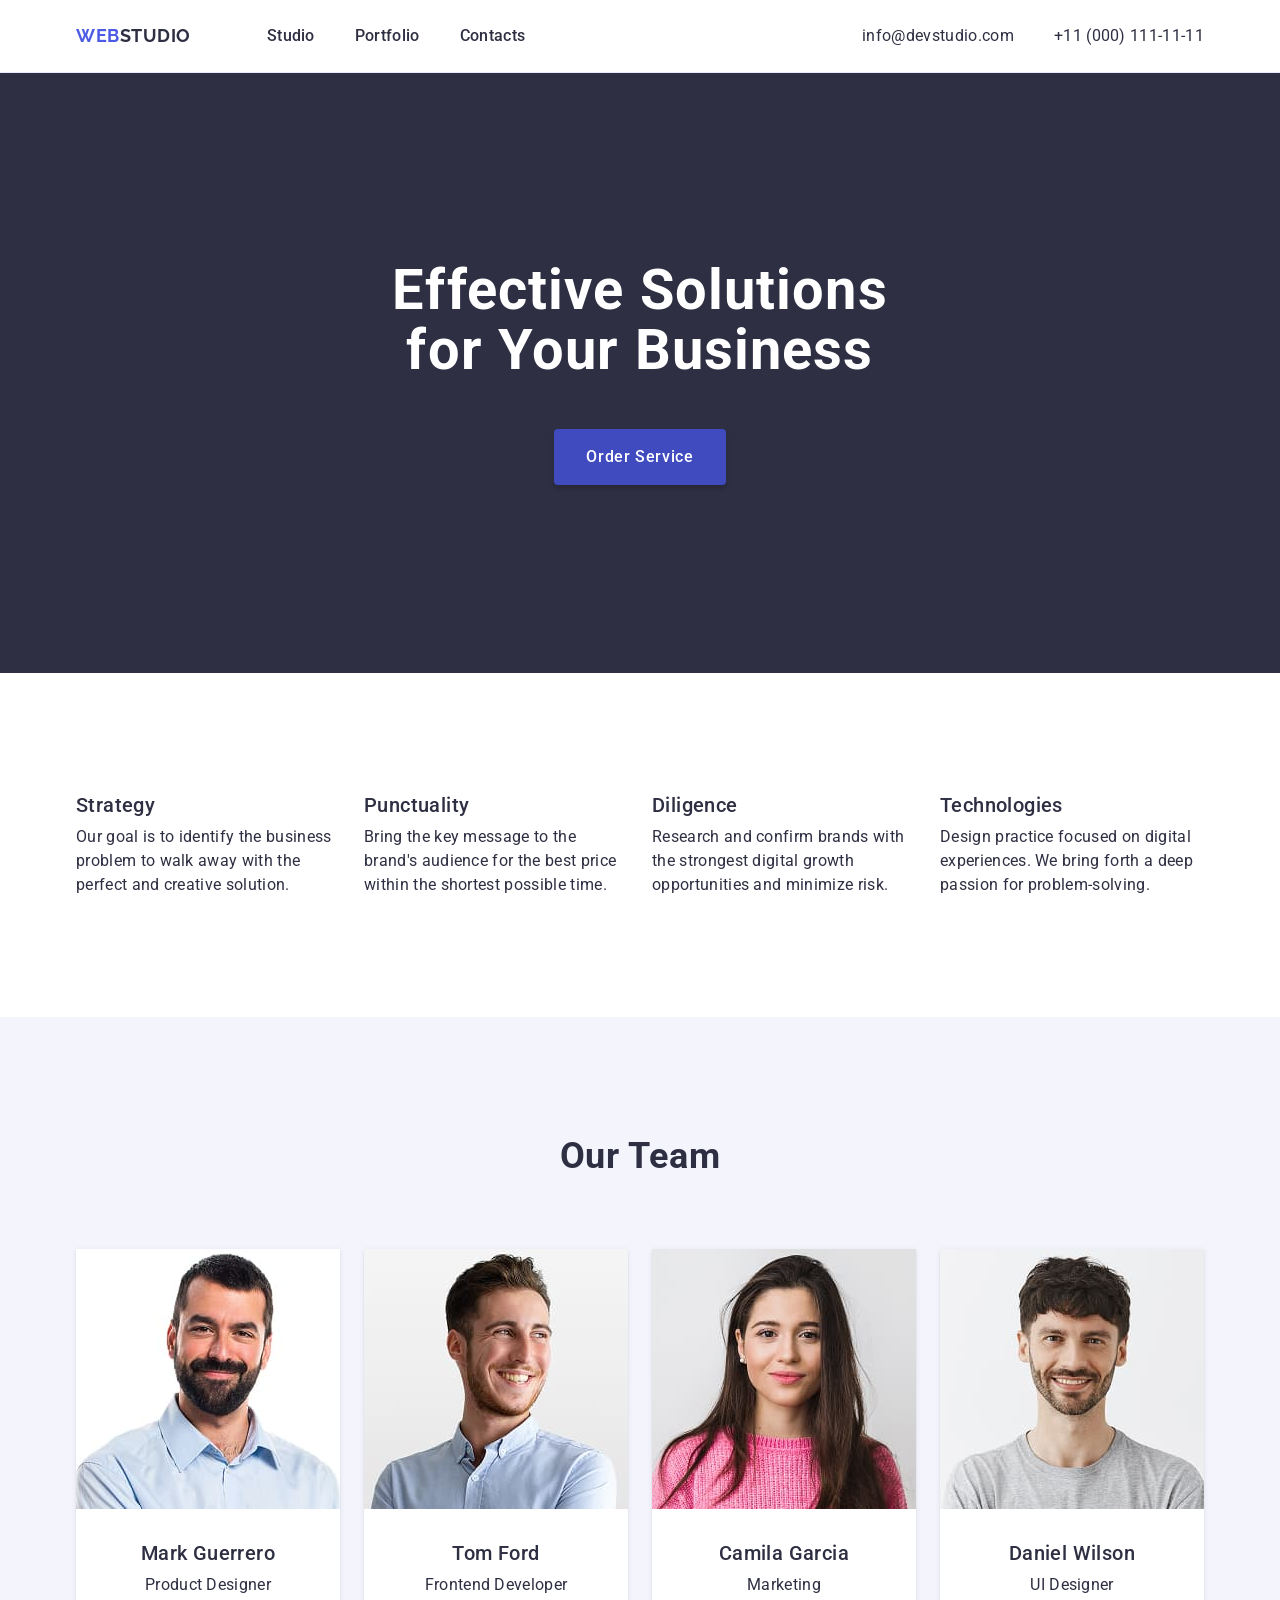
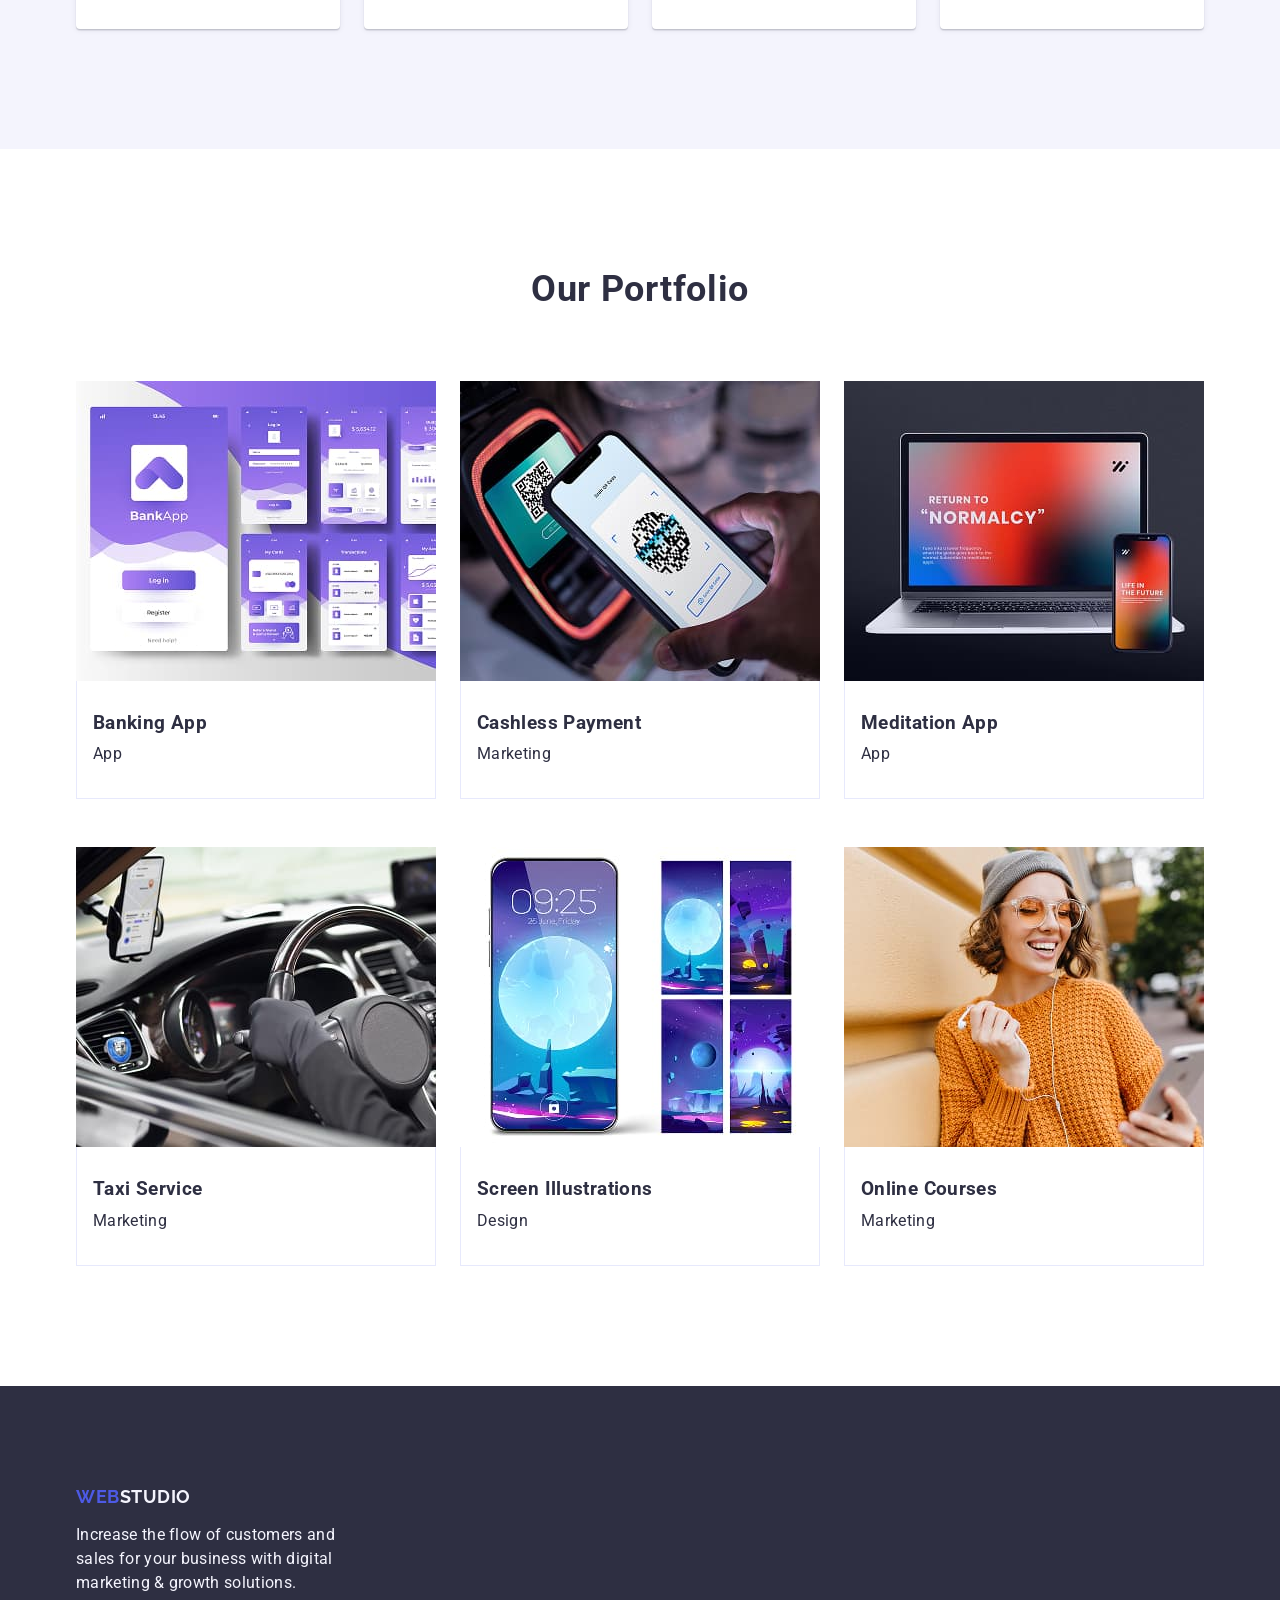
<file: index.html>
<!DOCTYPE html>
<html lang="en">

<head>
    <meta charset="UTF-8">
    <meta name="viewport" content="width=device-width, initial-scale=1.0">
    <title>Document</title>

    <!-- fonts -->
    <link rel="preconnect" href="https://fonts.googleapis.com">
<link rel="preconnect" href="https://fonts.gstatic.com" crossorigin>
<link rel="preconnect" href="https://fonts.googleapis.com">
<link rel="preconnect" href="https://fonts.gstatic.com" crossorigin>
<link href="https://fonts.googleapis.com/css2?family=Raleway:ital,wght@0,100..900;1,100..900&family=Roboto:ital,wght@0,100..900;1,100..900&display=swap" rel="stylesheet">

    <!-- normalize -->
    <link rel="stylesheet" href="https://cdnjs.cloudflare.com/ajax/libs/modern-normalize/3.0.1/modern-normalize.min.css">
    
    <!-- styles -->
    <link rel="stylesheet" href="./css/styles.css">
</head>

<body>
<!-- header section -->
    <header class="header">
        <div class="container">
            <div class="header-container">
                <nav class="nav-menu">
                    <a class="logo header-logo"
                        href="./index.html" >
                        web<span class="logo-dark" >studio</span>
                    </a>
                    <ul class="nav-menu-list">
                        <li>
                        <a class="nav-menu-link"
                        href="#studio" >Studio
                        </a>
                        </li>
                        <li>
                        <a class="nav-menu-link"
                        href="#portfolio" >Portfolio
                        </a>
                        </li>
                        <li>
                        <a 
                        class="nav-menu-link" href="#contacts">Contacts
                        </a>
                        </li>
                    </ul>
                </nav>
                <address>
                    <ul class="address-list">
                         <li>
                            <a class="address-item" href="mailto:info@devstudio.com" rel="noopener noreferrer" aria-label="Email">info@devstudio.com</a></li>
                         <li>
                            <a class="address-item" 
                            href="tel:+110001111111" target="_blank" rel="noopener noreferrer" aria-label="Phone">+11 (000) 111-11-11</a></li>
                    </ul>    
                </address>
            </div>
        </div>
    </header>
        
<!-- main content -->
    <main>
<!-- hero section -->
     <section class="hero">
            <div class="container">
                <h1 class="h1 hero-title">Effective Solutions for Your Business</h1>
                <button class="btn" type="button" aria-label="Order Service">Order Service</button>
            </div>
     </section>

<!-- features section -->
     <section class="features">
                <div class="container">
                    <h2 class="visually-hidden">Features</h2>
                    <ul class="features-list">
                        <li class="features-title">
                            <h3 class="h3 features-heading">Strategy</h3>
                            <p class="features-text">Our goal is to identify the business problem to walk away with the perfect and creative solution. 
                            </p>
                        </li>
                        <li class="features-title">
                            <h3 class="h3 features-heading ">Punctuality</h3>
                            <p class="features-text"> Bring the key message to the brand's audience for the best price within the shortest possible time.
                            </p> 
                        </li>
    
                        <li class="features-title">
                            <h3 class="h3 features-heading ">Diligence</h3>
                            <p class="features-text">Research and confirm brands with the strongest digital growth opportunities and minimize risk.
                            </p>
                        </li>
    
                        <li class="features-title">
                            <h3 class="h3 features-heading">Technologies</h3>
                            <p class="features-text">Design practice focused on digital experiences. We bring forth a deep passion for problem-solving.</p>
                        </li>
                    </ul>
                </div>
     </section>

<!-- team section -->
     <section class="team">
       <div class="container">
            <h2 class="h2 team-title">Our Team</h2>
                    <ul class="team-list">
                        <li class="team-box">
                            <img class="team-img" src="./images/team-img/img-1.jpg" width="264" height="260" alt="Mark Guerrero Product Designer">
                            <div class="card-content">
                                <h3 class="team-name">Mark Guerrero</h3>
                                <p class="team-job">Product Designer</p>
                            </div>
                        </li>
                        <li class="team-box">
                            <img class="team-img" src="./images/team-img/img-2.jpg" width="264" height="260" alt="Tom Ford Frontend Developer">
                            <div class="card-content">
                                <h3 class="team-name">Tom Ford</h3>
                                <p class="team-job">Frontend Developer</p>
                            </div>
                        </li>
                        <li class="team-box">
                            <img class="team-img" src="./images/team-img/img-3.jpg" width="264" height="260" alt="Camila Garcia Marketing">
                            <div class="card-content">
                                <h3 class="team-name">Camila Garcia</h3>
                                <p class="team-job">Marketing</p>
                            </div>
                        </li>
                        <li class="team-box">
                            <img class="team-img" src="./images/team-img/img-4.jpg" width="264" height="260" alt="Daniel Wilson UI Designer">
                            <div class="card-content">
                                <h3 class="team-name">Daniel Wilson</h3>
                                <p class="team-job">UI Designer</p>
                            </div>
                        </li>
                    </ul>  
       </div>
     </section>   

<!-- portfolio section -->
     <section class="portfolio">
          <div class="container">
                <h2 class="h2 portfolio-title">Our Portfolio</h2>
                     <ul class="project-list">
                         <li class="project-box">
                         <img class="project-img" src="./images/project-img/project-img-1.jpg" width="360" height="300" alt="Banking App App">
                         <div class="project-content">
                             <h3 class="h3 project-title">Banking App </h3>
                             <p class="project-text">App</p>
                         </div> 
                        </li>
                        <li class="project-box">
                        <img class="project-img" src="./images/project-img/project-img-2.jpg" width="360" height="300" alt="Cashless Payment Marketing">
                        <div class="project-content">
                            <h3 class="h3 project-title">Cashless Payment</h3>
                            <p class="project-text">Marketing</p>
                        </div>
                        </li>
                        <li class="project-box">
                        <img class="project-img" src="./images/project-img/project-img-3.jpg" width="360" height="300" alt="Meditation App App">
                        <div class="project-content">
                            <h3 class="h3 project-title">Meditation App</h3>
                            <p class="project-text">App</p>
                        </div>
                        </li>
                        <li class="project-box">
                        <img class="project-img" src="./images/project-img/project-img-4.jpg" width="360" height="300" alt="Taxi Service Marketing">
                        <div class="project-content">
                            <h3 class="h3 project-title">Taxi Service</h3>
                            <p class="project-text">Marketing</p> 
                        </div>   
                        </li>
                        <li class="project-box">
                        <img class="project-img" src="./images/project-img/project-img-5.jpg" width="360" height="300" alt="Screen Illustrations Design">
                        <div class="project-content">
                            <h3 class="h3 project-title">Screen Illustrations</h3>
                            <p class="project-text">Design</p>  
                        </div>  
                        </li>
                        <li class="project-box">
                        <img class="project-img" src="./images/project-img/project-img-6.jpg" width="360" height="300" alt="Online Courses Marketing">
                        <div class="project-content">
                            <h3 class="h3 project-title">Online Courses</h3>
                            <p class="project-text">Marketing</p>
                        </div>
                        </li>
                    </ul>
          </div>
     </section>
    </main>

<!-- footer section -->
    <footer class="footer">
         <div class="container">
             <a href="./index.html" class="logo">
            web<span class="logo-light">studio</span>
        </a>
             <p class="footer-content">Increase the flow of customers and sales for your business with digital marketing & growth solutions.
             </p>
         </div>
    </footer>
</body>

</html>
</file>
<file: css/styles.css>
/* #region base style */

ul, ol {
  list-style-type: none;
  margin: 0;
  padding: 0;
}

p,
h1,
h2,
h3,
h4,
h5,
h6 {
  margin: 0;
  padding: 0;
}

button {
  cursor: pointer;
  font-family: inherit;
}

body {
color: #2e2f42;
font-family: "Roboto", sans-serif; 
background-color: #fff;
}

a{
    text-decoration: none;
    color: #2e2f42; 
}

.h1 {
font: 700 56px / 1.07 "Roboto", sans-serif;
letter-spacing: 0.02em;
text-align: center;
color: #fff;
}

.h2 {
font: 700 36px / 1.11;
letter-spacing: 0.02em;
text-align: center;
color: #2e2f42;    
}

.h3 {
font: 500 20px / 1.2;
letter-spacing: 0.02em;
text-align: left;
color: #2e2f42;
}

.container {
    max-width: 1158px;
    margin: 0 auto;  
    padding: 0 15px; 
}

.visually-hidden {
  position: absolute;
  width: 1px;
  height: 1px;
  margin: -1px;
  border: 0;
  padding: 0;
  
  white-space: nowrap;
  clip-path: inset(100%);
  clip: rect(0 0 0 0);
  overflow: hidden;
}
/* #endregion base style */

/* #region header style */
.header {
    border-bottom: 1px solid #e7e9fc;
}
.header-container {
    display: flex;
    justify-content: space-between;
    margin-left: auto;
    align-items: center; 
}

.nav-menu {
    display: flex;
    align-items: center;
}

.nav-menu-list {
display: flex;
align-items: center;
justify-content: flex-start;
flex-direction: row;
gap: 40px;
}

.nav-menu-link {
display: block;
font: 500 16px / 1.5 "Roboto", sans-serif;
letter-spacing: 0.02em;
color: #2e2f42;
padding: 24px 0;
}
.nav-menu-link:hover,
.nav-menu-link:active {
 color: #404bbf;
}
/* #endregion header style */

/* #region logo style */
.header-logo {
    padding: 24px 0;
    margin-right: 76px;
}

.logo {
display: block;
font: 700 18px / 1.17 "Raleway", sans-serif;
letter-spacing: 0.03em;
text-transform: uppercase;
color: #4d5ae5;
align-items: center;
}

.logo-dark {
color: #2e2f42;
}

.logo-light {
color: #f4f4fd;
}
/* #endregion logo style */
 
/* #region address style */
.address-list {
    margin-right: auto;
    display: flex;
    gap: 40px;
}
.address-item {
display: block;
font: 400 16px / 1.5 "Roboto", sans-serif; 
letter-spacing: 0.02em;
color: #2e2f42;
align-items: center;
padding: 24px 0;
font-style: normal;
}
.address-item:hover,
.address-item:active {
 color: #404bbf;
}
   
/* #endregion address style */

/* #region hero style */
.hero {
background: #2e2f42;
padding: 188px 0px;
}

.hero-title {
/* color: #fff;
max-width: 496px;
width: 100%;
margin: 0 auto;  
margin-bottom: 48px; */

font: 700 56px / 1.07 "Roboto", sans-serif;
letter-spacing: 0.02em;
text-align: center;
color: #fff;
max-width: 496px;
margin: 0 auto;
margin-bottom: 48px;
}

.btn {
font: 500 16px / 1.5 "Roboto", sans-serif;
letter-spacing: 0.04em;
color: #fff;

display: flex;
align-items: center;
/* flex-direction: row; */
margin: 0 auto;
padding: 16px 32px;
border: none;

border-radius: 4px;

box-shadow: 0 4px 4px 0 rgba(0, 0, 0, 0.15);
background: #404bbf;
}
.btn:hover,
.btn:focus {
    background-color: #4d5ae5;
}
/* #endregion hero style */

/* #region features style */
.features {
    padding: 120px 0;
}

.features-title {
    width: calc((100% - 72px)/4);
}

.features-list {
    display: flex;
    gap: 24px;
}

.features-heading {
font: 500 20px / 1.2 "Roboto", sans-serif;
letter-spacing: 0.02em;
color: #2e2f42;
margin-bottom: 8px;
}

.features-text {
font: 400 16px / 1.5 "Roboto", sans-serif;
letter-spacing: 0.02em;
/* color: #d9d9d9; */
}
/* #endregion features style */

/* #region team style */
.team {
   background: #f4f4fd;
   padding: 120px 0 ; 
}

.team-title {
font: 700 36px / 1.11 "Roboto", sans-serif;
letter-spacing: 0.02em;
text-align: center;
color: #2e2f42;
margin-bottom: 72px;
}

.team-box {
display: block;
border-radius: 0 0 4px 4px;
padding-inline: 0px;
width: 264px;
width: calc((100% - 72px) / 4);

box-shadow: 0 2px 1px 0 rgba(46, 47, 66, 0.08), 0 1px 1px 0 rgba(46, 47, 66, 0.16), 0 1px 6px 0 rgba(46, 47, 66, 0.08);
background: #fff;
}
.team-list {
    display: flex;
    gap: 24px;
}

.team-img {
    display: block;
    background: #f4f4fd;
    width: 264px;  
}

.team-name {
font: 500 20px / 1.2 "Roboto", sans-serif;
letter-spacing: 0.02em;
text-align: center;
color: #2e2f42;
margin-bottom: 8px;
}

.team-job {
font: 400 16px / 1.5 "Roboto", sans-serif;
letter-spacing: 0.02em;
text-align: center;
/* color: #d9d9d9; */
text-align: center;
}

.card-content {
    padding: 32px 16px;
}
/* #endregion team */

/* #region portfolio */
.portfolio{
    padding: 120px 0;
}

.portfolio-title {
font: 700 36px / 1.11111 "Roboto", sans-serif;
letter-spacing: 0.02em;
text-align: center;
color: #2e2f42;
margin-bottom: 72px;
}
.project-list {
    display: flex;
    flex-wrap: wrap;
    gap: 48px 24px;  
}

.project-box {
display: block;
width: calc((100% - 48px) / 3); 
}

.project-img {
display: block;
width: 100%;
}

.project-content {
border-bottom: 1px solid #e7e9fc;
border-left: 1px solid #e7e9fc;
border-right: 1px solid #e7e9fc;
padding-block: 32px;
padding-inline: 16px;
}

.project-title {
    color: #2e2f42;
    margin-bottom: 8px;
}

.project-text {
font: 400 16px / 1.5 "Roboto", sans-serif;
letter-spacing: 0.02em;
/* color: #d9d9d9; */
}
/* #endregion portfolio */

/* #region footer */
.footer {
    background-color: #2e2f42;
    padding: 100px 0;
}

.footer-content {
font: 400 16px / 1.5 "Roboto", sans-serif;
letter-spacing: 0.02em;
color: #f4f4fd;
max-width:264px;
width: 100%;
margin-top: 16px;
}

/* #endregion footer */
</file>
